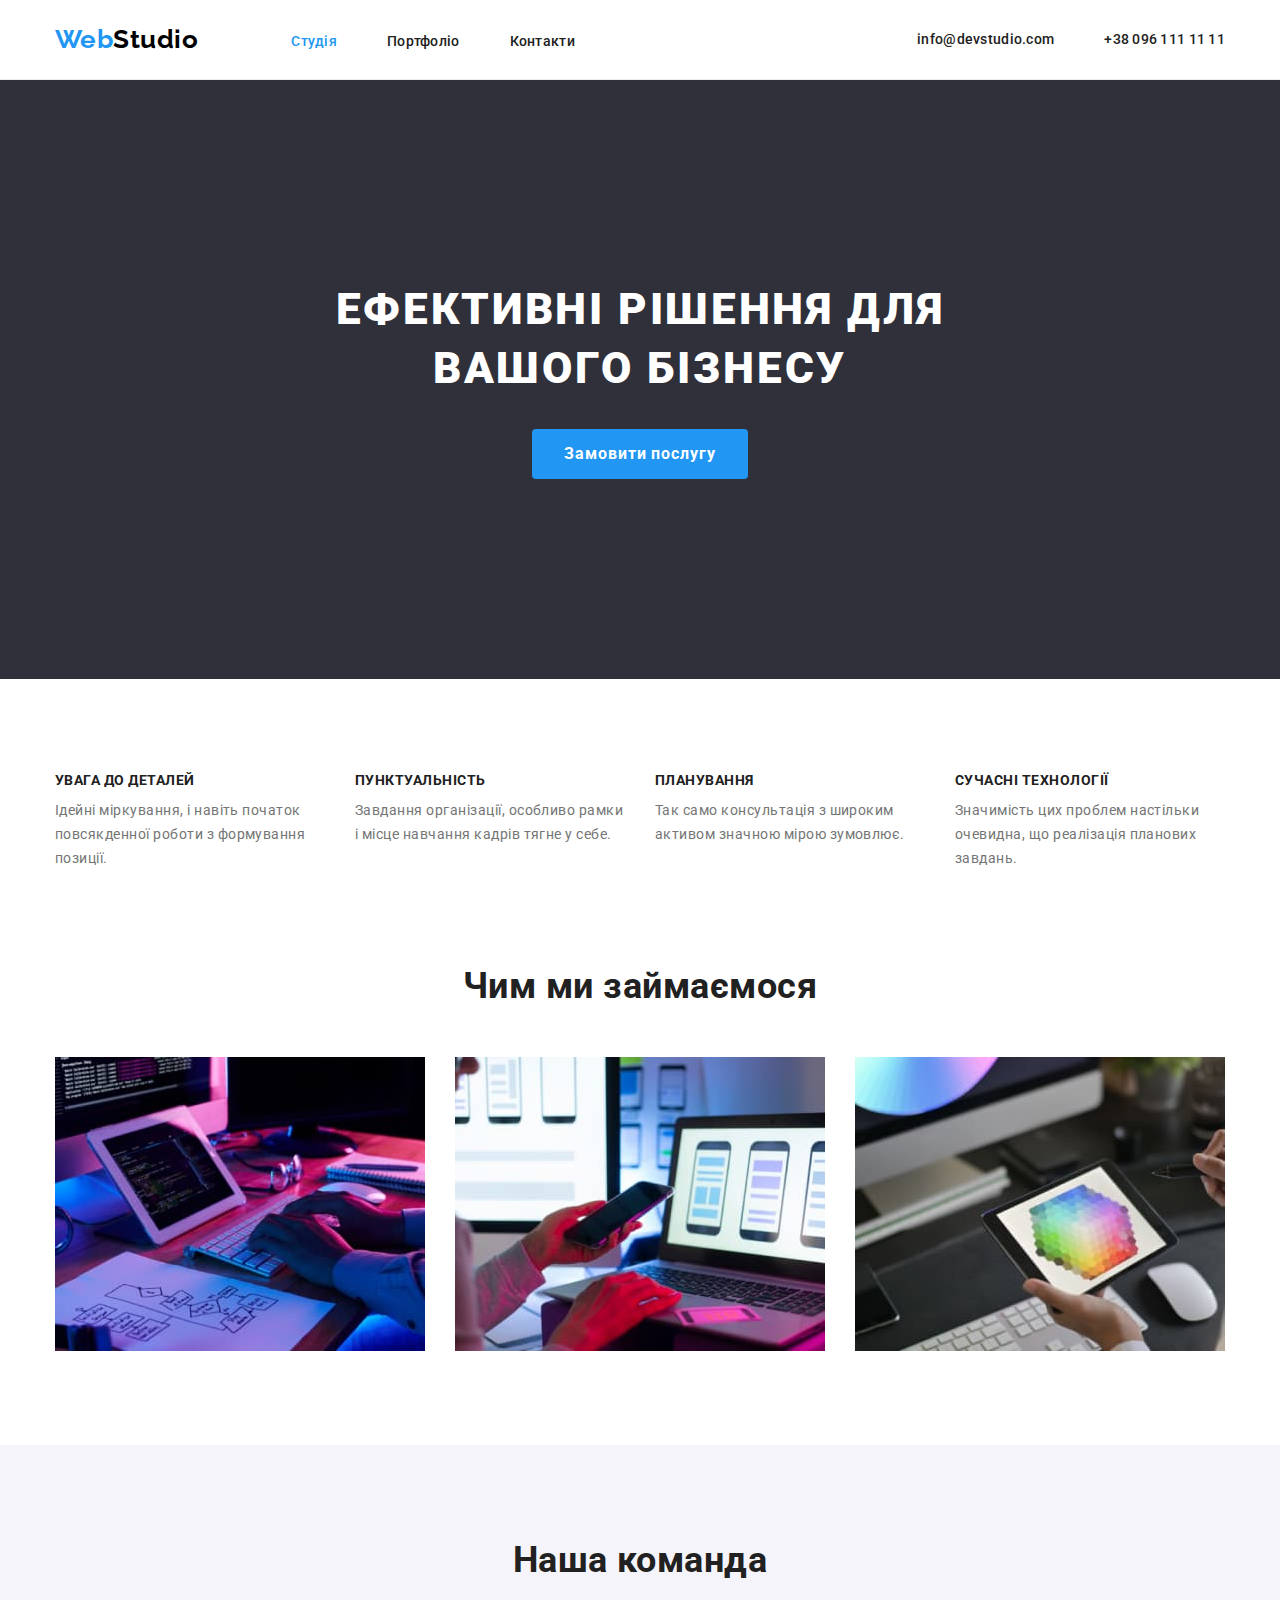
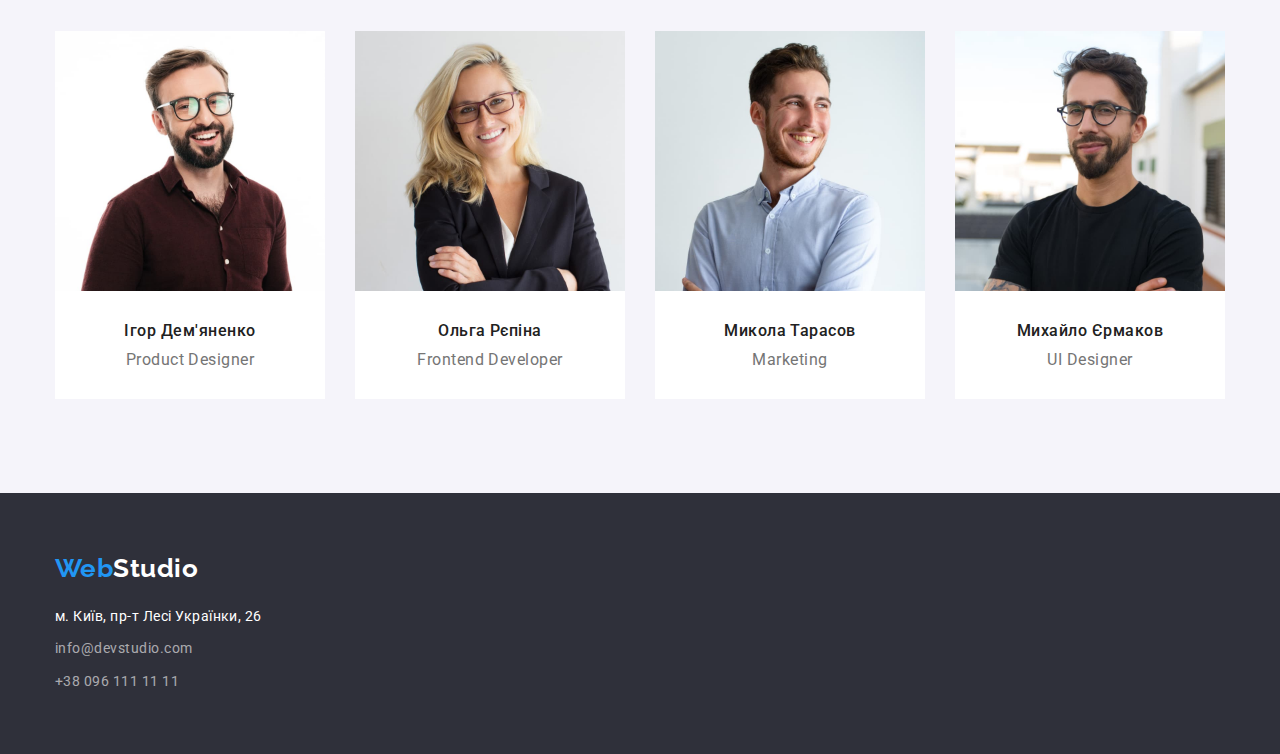
<file: index.html>
<!DOCTYPE html>
<html lang="uk">
  <head>
    <meta charset="UTF-8" />
    <meta http-equiv="X-UA-Compatible" content="IE=edge" />
    <meta name="viewport" content="width=device-width, initial-scale=1.0" />
    <title>WebStudio</title>
    <link
      href="https://fonts.googleapis.com/css2?family=Raleway:wght@700&family=Roboto:wght@400;500;700;900&display=swap"
      rel="stylesheet"
    />
    <link
      rel="stylesheet"
      href="https://cdnjs.cloudflare.com/ajax/libs/modern-normalize/1.1.0/modern-normalize.css"
    />
    <link rel="stylesheet" href="./css/styles.css" />
  </head>
  <body class="page-body">
    <!--Section : Header-->
    <header class="page-header">
      <div class="container">
        <a href="./index.html" class="logo"><span>Web</span>Studio</a>
        <nav class="header-nav">
          <ul class="site-nav click">
            <li class="item">
              <a href="./index.html" class="link current">Студія</a>
            </li>
            <li class="item">
              <a href="./portfolio.html" class="link">Портфоліо</a>
            </li>
            <li class="item"><a href="#" class="link">Контакти</a></li>
          </ul>
        </nav>
        <ul class="connection click">
          <li>
            <a href="mailto:info@devstudio.com" class="link email"
              >info@devstudio.com</a
            >
          </li>
          <li>
            <a href="tel:+380961111111" class="link">+38 096 111 11 11</a>
          </li>
        </ul>
      </div>
    </header>
    <main>
      <!--Section : тут може бути Hero-->
      <section class="hero">
        <div class="container">
          <h1 class="main">Ефективні рішення для вашого бізнесу</h1>
          <button class="button order" type="button">Замовити послугу</button>
        </div>
      </section>
      <!--Section : Особливости-->
      <section class="section differ">
        <!--скрытый заголовок  -->
        <h2 class="visually-hidden">Особливості</h2>
        <div class="container">
          <ul class="differences">
            <li class="differences-property">
              <h3 class="section-tytle">УВАГА ДО ДЕТАЛЕЙ</h3>
              <p class="section-text">
                Ідейні міркування, і навіть початок повсякденної роботи з
                формування позиції.
              </p>
            </li>
            <li class="differences-property">
              <h3 class="section-tytle">ПУНКТУАЛЬНІСТЬ</h3>
              <p class="section-text">
                Завдання організації, особливо рамки і місце навчання кадрів
                тягне у себе.
              </p>
            </li>
            <li class="differences-property">
              <h3 class="section-tytle">ПЛАНУВАННЯ</h3>
              <p class="section-text">
                Так само консультація з широким активом значною мірою зумовлює.
              </p>
            </li>
            <li class="differences-property">
              <h3 class="section-tytle">СУЧАСНІ ТЕХНОЛОГІЇ</h3>
              <p class="section-text">
                Значимість цих проблем настільки очевидна, що реалізація
                планових завдань.
              </p>
            </li>
          </ul>
        </div>
      </section>
      <!--Section : Чим ми займаємося-->
      <section class="section work">
        <div class="container">
          <h2 class="section-tytle work">Чим ми займаємося</h2>
          <ul class="examples">
            <li class="example">
              <img
                class="example-work"
                src="./images/example_work/example_work1.jpg"
                alt="Приклад роботи1"
                width="370"
              />
            </li>
            <li class="example">
              <img
                class="example-work"
                src="./images/example_work/example_work2.jpg"
                alt="Приклад роботи2"
                width="370"
              />
            </li>
            <li class="example">
              <img
                class="example-work"
                src="./images/example_work/example_work3.jpg"
                alt="Приклад роботи3"
                width="370"
              />
            </li>
          </ul>
        </div>
      </section>

      <!--Section : Наша команда-->
      <section class="section team">
        <div class="container">
          <h2 class="section-tytle team">Наша команда</h2>
          <ul class="examples">
            <li class="example">
              <img
                src="./images/team/img1.jpg"
                alt="Ігор Дем'яненко Дизайнер продукту"
                width="270"
              />
              <h3 class="section-tytle name">Ігор Дем'яненко</h3>
              <p class="section-text prof">Product Designer</p>
            </li>
            <li class="example">
              <img
                src="./images/team/img2.jpg"
                alt="Ольга Рєпіна Розробник інтерфейсу"
                width="270"
              />
              <h3 class="section-tytle name">Ольга Рєпіна</h3>
              <p class="section-text prof">Frontend Developer</p>
            </li>
            <li class="example">
              <img
                src="./images/team/img3.jpg"
                alt="Микола Тарасов Маркетинг"
                width="270"
              />
              <h3 class="section-tytle name">Микола Тарасов</h3>
              <p class="section-text prof">Marketing</p>
            </li>
            <li class="example">
              <img
                src="./images/team/img4.jpg"
                alt="Михайло Єрмаков UI Designer"
                width="270"
              />
              <h3 class="section-tytle name">Михайло Єрмаков</h3>
              <p class="section-text prof">UI Designer</p>
            </li>
          </ul>
        </div>
      </section>
    </main>
    <!--Section : Footer-->
    <footer>
      <div class="container">
        <a href="./index.html" class="logo"><span>Web</span>Studio</a>
        <address>
          <ul class="address click">
            <li>
              <a
                href="https://goo.gl/maps/WBjJaMZuF31mkBre8"
                target="_blank"
                rel="noreferrer noopener"
                class="map"
                >м. Київ, пр-т Лесі Українки, 26</a
              >
            </li>
            <li>
              <a href="mailto:info@devstudio.com" class="link mail"
                >info@devstudio.com</a
              >
            </li>
            <li>
              <a href="tel:+380961111111" class="link phone"
                >+38 096 111 11 11</a
              >
            </li>
          </ul>
        </address>
      </div>
    </footer>
  </body>
</html>
</file>
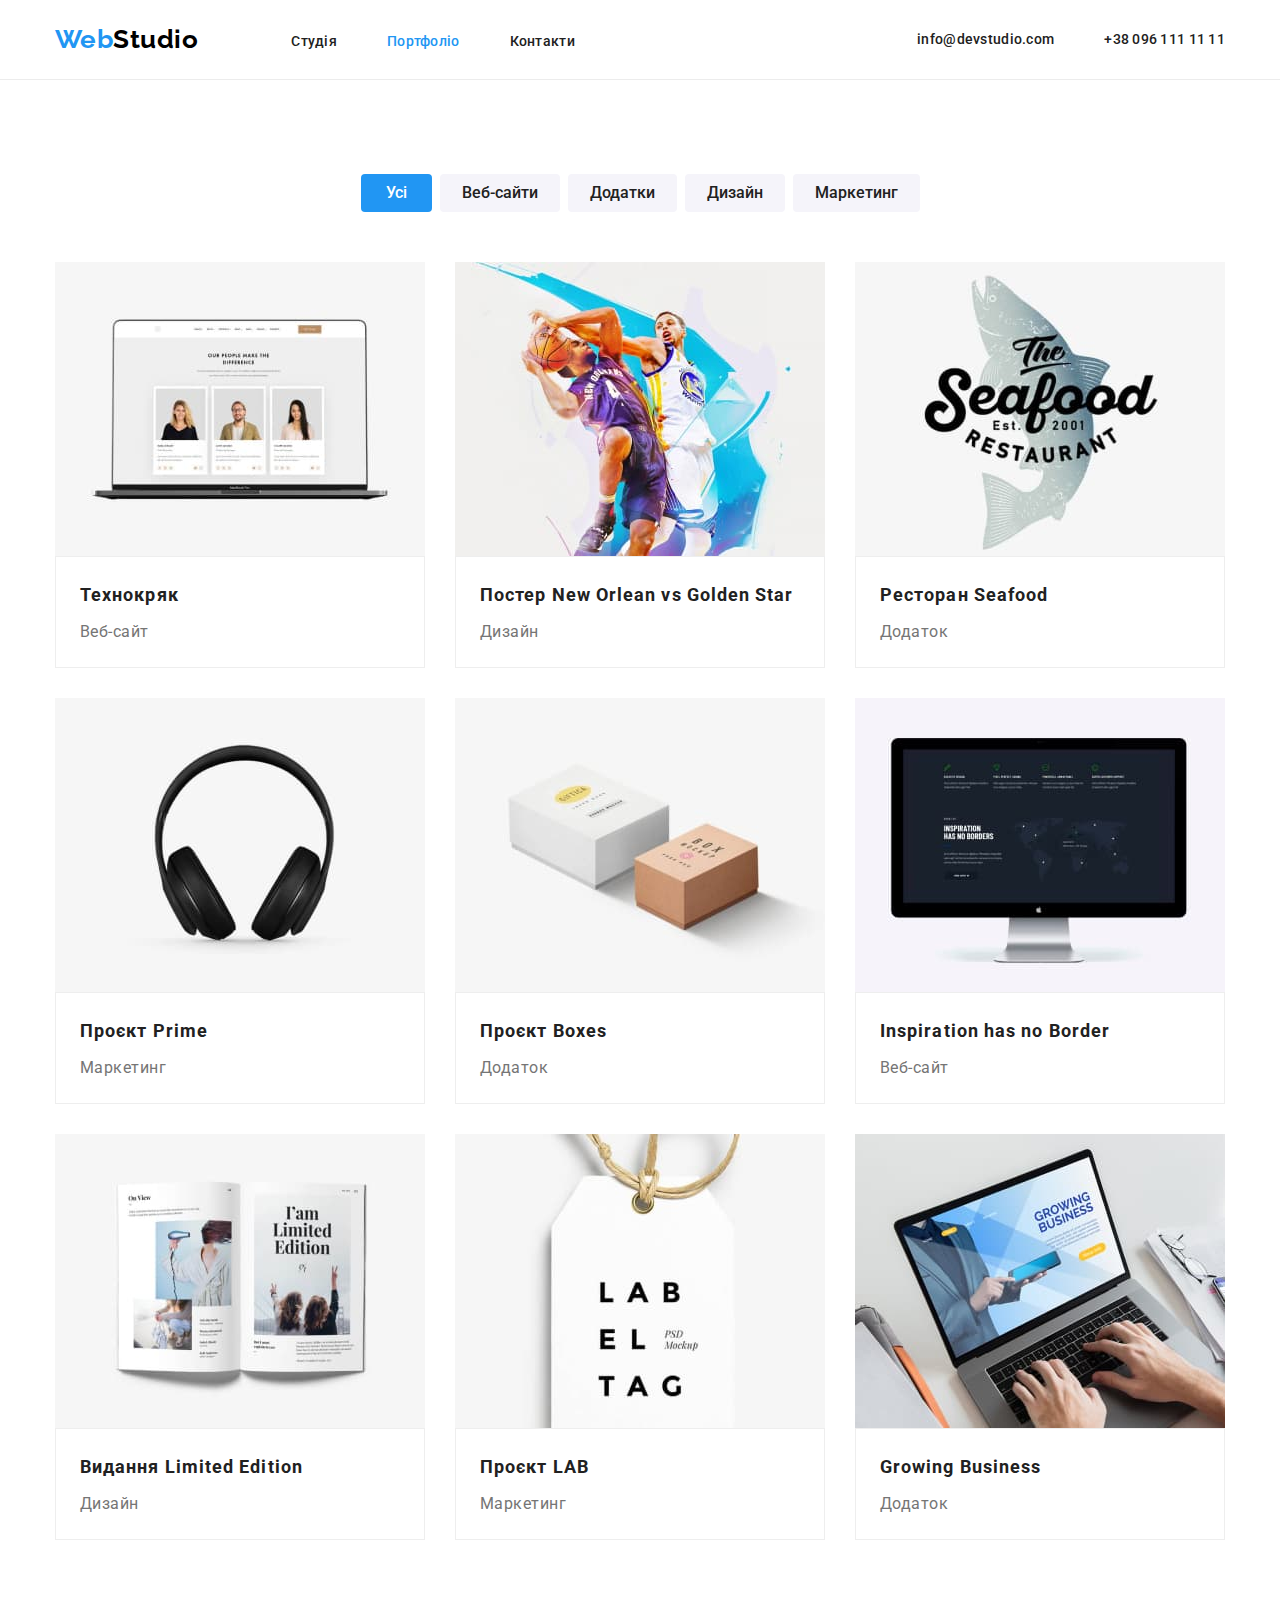
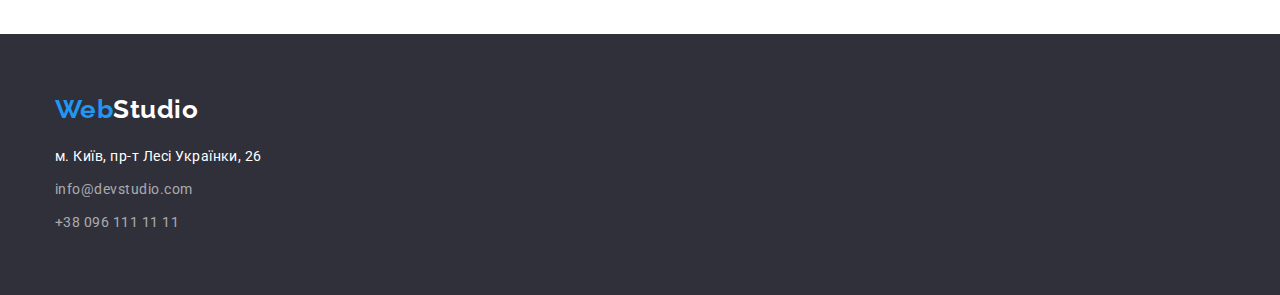
<file: portfolio.html>
<!DOCTYPE html>
<html lang="uk">
  <head>
    <meta charset="UTF-8" />
    <meta http-equiv="X-UA-Compatible" content="IE=edge" />
    <meta name="viewport" content="width=device-width, initial-scale=1.0" />
    <title>Portfolio</title>
    <link
      href="https://fonts.googleapis.com/css2?family=Raleway:wght@700&family=Roboto:wght@400;500;700;900&display=swap"
      rel="stylesheet"
    />
    <link
      rel="stylesheet"
      href="https://cdnjs.cloudflare.com/ajax/libs/modern-normalize/1.1.0/modern-normalize.css"
    />
    <link rel="stylesheet" href="./css/styles.css" />
  </head>
  <body>
    <!--Section : Header-->
    <header class="page-header">
      <div class="container">
        <a href="./index.html" class="logo"><span>Web</span>Studio</a>
        <nav class="header-nav">
          <ul class="site-nav click">
            <li class="item">
              <a href="./index.html" class="link">Студія</a>
            </li>
            <li class="item">
              <a href="./portfolio.html" class="link current">Портфоліо</a>
            </li>
            <li class="item"><a href="#" class="link">Контакти</a></li>
          </ul>
        </nav>
        <ul class="connection click">
          <li>
            <a href="mailto:info@devstudio.com" class="link email"
              >info@devstudio.com</a
            >
          </li>
          <li>
            <a href="tel:+380961111111" class="link">+38 096 111 11 11</a>
          </li>
        </ul>
      </div>
    </header>
    <main>
      <section class="section portfolio">
        <div class="container">
          <h1 class="visually-hidden">Портфолио</h1>

          <ul class="portfolio-filter">
            <li class="choose">
              <button class="button-portfolio current" type="button">
                Усі
              </button>
            </li>
            <li class="choose">
              <button class="button-portfolio" type="button">Веб-сайти</button>
            </li>
            <li class="choose">
              <button class="button-portfolio" type="button">Додатки</button>
            </li>
            <li class="choose">
              <button class="button-portfolio" type="button">Дизайн</button>
            </li>
            <li class="choose">
              <button class="button-portfolio" type="button">Маркетинг</button>
            </li>
          </ul>
          <!--   карточки портфолио -->
          <ul class="portfolio-works">
            <li class="portfolio-item">
              <a href="#" class="link">
                <img
                  class="img-portfolio"
                  src="./images/portfolio/web/web1.jpg"
                  alt="Технокряк Веб-сайт"
                  width="370"
                />
                <div class="card-description">
                  <h3 class="section-tytle">Технокряк</h3>
                  <p class="section-text">Веб-сайт</p>
                </div></a
              >
            </li>
            <li class="portfolio-item">
              <a href="#" class="link">
                <img
                  class="img-portfolio"
                  src="./images/portfolio/design/design1.jpg"
                  alt="Постер New Orlean vs Golden Star Дизайн"
                  width="370"
                />
                <div class="card-description">
                  <h3 class="section-tytle">
                    Постер New Orlean vs Golden Star
                  </h3>
                  <p class="section-text">Дизайн</p>
                </div></a
              >
            </li>
            <li class="portfolio-item">
              <a href="#" class="link">
                <img
                  class="img-portfolio"
                  src="./images/portfolio/addition/addition1.jpg"
                  alt="Ресторан Seafood Додаток"
                  width="370"
                />
                <div class="card-description">
                  <h3 class="section-tytle">Ресторан Seafood</h3>
                  <p class="section-text">Додаток</p>
                </div></a
              >
            </li>
            <li class="portfolio-item">
              <a href="#" class="link">
                <img
                  class="img-portfolio"
                  src="./images/portfolio/marketing/marketing1.jpg"
                  alt="Проєкт Prime Маркетинг"
                  width="370"
                />
                <div class="card-description">
                  <h3 class="section-tytle">Проєкт Prime</h3>
                  <p class="section-text">Маркетинг</p>
                </div></a
              >
            </li>
            <li class="portfolio-item">
              <a href="#" class="link">
                <img
                  class="img-portfolio"
                  src="./images/portfolio/addition/addition2.jpg"
                  alt="Проєкт Boxes Додаток"
                  width="370"
                />
                <div class="card-description">
                  <h3 class="section-tytle">Проєкт Boxes</h3>
                  <p class="section-text">Додаток</p>
                </div></a
              >
            </li>
            <li class="portfolio-item">
              <a href="#" class="link">
                <img
                  class="img-portfolio"
                  src="./images/portfolio/web/web2.jpg"
                  alt="Inspiration has no Border Веб-сайт"
                  width="370"
                />
                <div class="card-description">
                  <h3 class="section-tytle">Inspiration has no Border</h3>
                  <p class="section-text">Веб-сайт</p>
                </div></a
              >
            </li>
            <li class="portfolio-item">
              <a href="#" class="link">
                <img
                  class="img-portfolio"
                  src="./images/portfolio/design/design2.jpg"
                  alt="Видання Limited Edition Дизайн"
                  width="370"
                />
                <div class="card-description">
                  <h3 class="section-tytle">Видання Limited Edition</h3>
                  <p class="section-text">Дизайн</p>
                </div></a
              >
            </li>
            <li class="portfolio-item">
              <a href="#" class="link">
                <img
                  class="img-portfolio"
                  src="./images/portfolio/marketing/marketing2.jpg"
                  alt="Проєкт LAB Маркетинг"
                  width="370"
                />
                <div class="card-description">
                  <h3 class="section-tytle">Проєкт LAB</h3>
                  <p class="section-text">Маркетинг</p>
                </div></a
              >
            </li>
            <li class="portfolio-item">
              <a href="#" class="link">
                <img
                  class="img-portfolio"
                  src="./images/portfolio/addition/addition3.jpg"
                  alt="Growing Business Додаток"
                  width="370"
                />
                <div class="card-description">
                  <h3 class="section-tytle">Growing Business</h3>
                  <p class="section-text">Додаток</p>
                </div></a
              >
            </li>
          </ul>
        </div>
      </section>
    </main>
    <!--Section : Footer-->
    <footer>
      <div class="container">
        <a href="./index.html" class="logo"><span>Web</span>Studio</a>
        <address>
          <ul class="address click">
            <li>
              <a
                href="https://goo.gl/maps/WBjJaMZuF31mkBre8"
                target="_blank"
                rel="noreferrer noopener"
                class="map"
                >м. Київ, пр-т Лесі Українки, 26</a
              >
            </li>
            <li>
              <a href="mailto:info@devstudio.com" class="link mail"
                >info@devstudio.com</a
              >
            </li>
            <li>
              <a href="tel:+380961111111" class="link phone"
                >+38 096 111 11 11</a
              >
            </li>
          </ul>
        </address>
      </div>
    </footer>
  </body>
</html>
</file>
<file: css/styles.css>
/* Цвета в проекте */
/* цвет основного текста #212121 */
/* цвет дополнительного текста #757575 */
/* background основной: #F5F5F5; */
/* #2196F3 100% синий и акцент  */
/* background hero и footter: #2F303A; */
/* цвет h1 и текста в hero и footer:  #FFFFFF;*/
/* цвет ссілок почты и телефона в footer: rgba(255, 255, 255, 0.6);*/
/* цвет фона кнопок портфолио #F5F4FA */
/* цвет первой части лого #000000 */
/* цвет рамки портфолио #EEEEE*/
/* цвет нижней рамки хэдера #ECECEC 1px */
:root {
  --header-color: #212121;
  --p-color: #757575;
  --accent-color: #2196f3;
  --background-color: #f5f5f5;
  --background-color-footer: #2f303a;
  --h1-footer-color: #ffffff;
  --mail-phone-color-footer: rgba(255, 255, 255, 0.6);
  --background-button-portfolio: #f5f4fa;
  --logo-black-color: #000000;
  --border-card-portfolio: #eeeeee;
  --border-botton-header: #ececec;
}
body {
  color: var(--header-color);
  font-family: Roboto, sans-serif;
  letter-spacing: 0.03em;
}

h1,
h2,
h3,
h4,
h5,
h6,
p,
ul {
  margin: 0;
  padding: 0;
}

.container {
  max-width: 1200px;
  margin: 0 auto;
  padding: 0 15px;
}

ul {
  list-style: none;
}
img {
  display: block;
  width: 100%;
  height: auto;
}
/* -------стилизация Header-------*/
.main {
  max-width: 696px;
}
.page-header {
  border-bottom: 1px solid var(--border-botton-header);
}
/* стилизация logo */
.logo {
  color: var(--logo-black-color);
  font-family: "Raleway";
  font-weight: 700;
  font-size: 26px;
  line-height: 1.2;
  text-decoration: none;
}
.page-header .logo {
  margin-right: 93px;
}
.logo span {
  color: var(--accent-color);
}
.item .link {
  display: block;
}

/*   ----- конец стилизации logo -------*/
/* стилизация nav и connection*/

.page-header .container {
  display: flex;
  align-items: center;
}
.site-nav {
  display: flex;
}
.site-nav .item:not(:first-child) {
  margin-left: 50px;
}
.connection {
  display: flex;
  margin-left: auto;
}
.email {
  margin-right: 50px;
}

.site-nav .link,
.connection .link {
  color: var(--header-color);
  text-decoration: none;
  padding: 32px 0px 28px;
}
.click a:hover,
.click a:focus {
  color: var(--accent-color);
}
.site-nav .link.current {
  color: var(--accent-color);
}
.site-nav,
.connection {
  font-weight: 500;
  font-size: 14px;
  line-height: 1.33;
  letter-spacing: 0.02em;
}
/*   ----- конец стилизации Header-------*/
/* -----стилизация секции hero-----*/
.hero {
  text-align: center;
  background-color: var(--background-color-footer);
  padding-top: 200px;
  padding-bottom: 200px;
}
.order.button {
  width: 216px;
  height: 50px;
  text-align: center;

  margin: 0 auto;
  display: block;
  border-radius: 4px;
}
/* ---- конец стилизации секции hero -----*/
.hero h1 {
  color: var(--h1-footer-color);
  font-weight: 900;
  font-size: 44px;
  line-height: 1.36;
  /* or 136% */

  text-align: center;
  letter-spacing: 0.06em;
  text-transform: uppercase;
  margin: 0 auto 30px;
}
.button {
  color: var(--h1-footer-color);
  background-color: var(--accent-color);
  border: none;
  cursor: pointer;

  font-weight: 700;
  font-size: 16px;
  line-height: 1.88;
  /* identical to box height, or 188% */

  display: flex;
  align-items: center;
  text-align: center;
  letter-spacing: 0.06em;
}
/* стилизация секций */
.section {
  padding-top: 94px;
  padding-bottom: 94px;
}
.section.differ {
  padding-bottom: 0;
}
/* для скрытых заголовков*/
.visually-hidden {
  position: absolute;
  white-space: nowrap;
  width: 1px;
  height: 1px;
  overflow: hidden;
  border: 0;
  padding: 0;
  clip: rect(0 0 0 0);
  clip-path: inset(50%);
  margin: -1px;
}
.work h2,
.team h2 {
  margin-bottom: 50px;
}
.examples {
  display: flex;
}

.example:not(:last-child) {
  margin-right: 30px;
}

.section-tytle {
  font-size: 14px;
  line-height: 1.14;
}
.section-text {
  color: var(--p-color);

  font-size: 14px;
  line-height: 1.71;
  /* or 171% */
}
.section-tytle.work,
.section-tytle.team {
  font-size: 36px;
  line-height: 1.17;
  text-align: center;
}

.section-tytle.name {
  font-weight: 500;
  font-size: 16px;
  line-height: 1.19;

  text-align: center;
  margin-top: 30px;
  margin-bottom: 10px;
}
.section-text.prof {
  font-size: 16px;
  line-height: 1.19;

  text-align: center;
  margin-bottom: 30px;
}
/* стилизация секции Особенности*/
.differences {
  display: flex;
}
.differences-property {
  width: 270px;
}
.differences-property:not(:last-child) {
  margin-right: 30px;
}
.differences-property .section-tytle {
  margin-bottom: 10px;
}
/*  стилизация фона секции team*/
.examples .example {
  background-color: var(--h1-footer-color);
}
.team {
  background-color: var(--background-button-portfolio);
}
/* стилизация секций портфолио*/
.portfolio-filter {
  display: flex;
  justify-content: center;
  margin-bottom: 50px;
}

.choose:not(:last-child) {
  margin-right: 8px;
}

.portfolio-item {
  width: 370px;
}

.portfolio-item:not(:nth-child(3n)) {
  margin-right: 30px;
}

.portfolio-item:not(:nth-last-child(-n + 3)) {
  margin-bottom: 30px;
}

.portfolio-item .section-tytle {
  margin-bottom: 4px;
}

.card-description {
  padding: 20px 24px;
  border: 1px solid var(--border-card-portfolio);
}
.portfolio-item a.link {
  margin: 0;
}

/* стилизуем footer*/
/*-- footer style -- */
footer {
  background-color: var(--background-color-footer);
}

footer .logo {
  color: var(--h1-footer-color);
  display: inline-block;

  margin-top: 60px;
  margin-bottom: 20px;
}
.address.click {
  font-style: normal;
  font-size: 14px;
  line-height: 1.71;
  /* or 171% */
}
.map {
  color: var(--h1-footer-color);
  text-decoration: none;
  display: inline-block;
  margin-bottom: 9px;
}
.mail {
  display: inline-block;
  margin-bottom: 9px;
}
.phone {
  margin-bottom: 60px;
}
.address .link {
  display: inline-block;
  color: var(--mail-phone-color-footer);
  text-decoration: none;
}

/*  стилизация кнопок портфолио */
.button-portfolio {
  color: var(--header-color);
  background-color: var(--background-button-portfolio);
  border: none;
  border-radius: 4px;
  cursor: pointer;

  font-weight: 500;
  font-size: 16px;
  line-height: 1.62;
  /* identical to box height, or 162% */
  text-align: center;
  padding: 6px 22px;
}
.button-portfolio.current {
  color: var(--h1-footer-color);
  background-color: var(--accent-color);
  border: none;
  border-radius: 4px;
  cursor: pointer;
  padding: 6px 25px;
}
.button-portfolio:hover,
.button-portfolio:focus {
  color: var(--h1-footer-color);
  background-color: var(--accent-color);
  border: none;
  border-radius: 4px;
  cursor: pointer;
}
/* стилизация работ портфолио*/
.portfolio-works {
  display: flex;
  flex-wrap: wrap;
}
.portfolio-works .section-tytle {
  color: var(--header-color);

  font-size: 18px;
  line-height: 2;
  /* identical to box height, or 200% */
  letter-spacing: 0.06em;
  text-decoration: none;
}
.portfolio-works .section-text {
  color: var(--p-color);

  font-size: 16px;
  line-height: 1.88;
  /* identical to box height, or 188% */
}
.link {
  text-decoration: none;
}
.address.click a:hover,
.address.click a:focus {
  color: var(--h1-footer-color);
}
</file>
